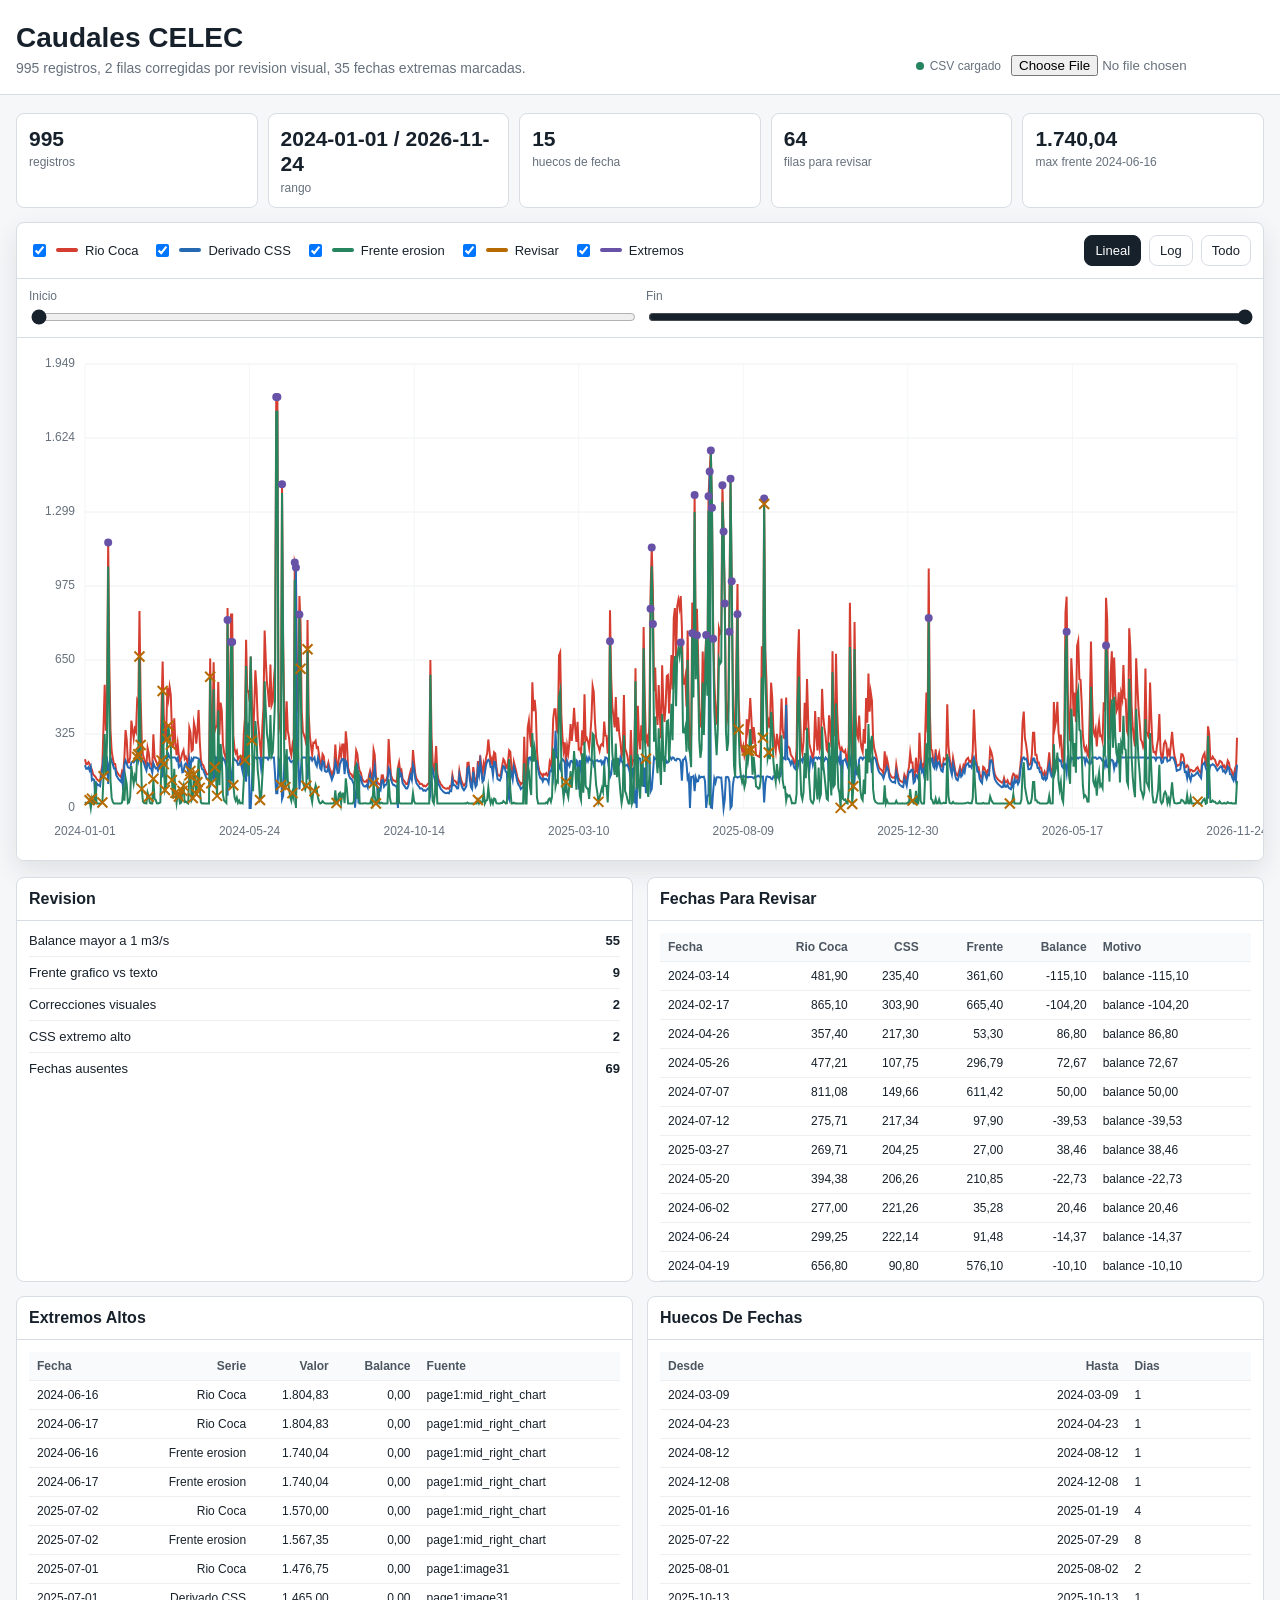
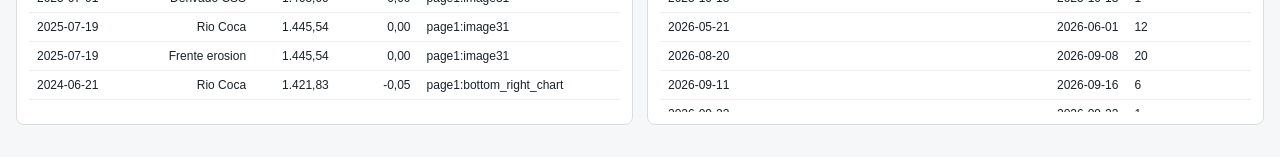
<file: CCS/outputs/celec_daily_flows_viewer.html>
<!doctype html>
<html lang="es">
<head>
  <meta charset="utf-8">
  <meta name="viewport" content="width=device-width, initial-scale=1">
  <title>Caudales CELEC</title>
  <style>
    :root {
      --bg: #f6f7f9;
      --panel: #ffffff;
      --ink: #17212b;
      --muted: #66717d;
      --line: #d8dde3;
      --red: #d43d2f;
      --blue: #2569b3;
      --green: #26845f;
      --amber: #b66a00;
      --violet: #6752a8;
      --shadow: 0 10px 26px rgba(24, 33, 43, 0.10);
    }

    * {
      box-sizing: border-box;
    }

    body {
      margin: 0;
      font-family: Arial, Helvetica, sans-serif;
      color: var(--ink);
      background: var(--bg);
    }

    header {
      background: #ffffff;
      border-bottom: 1px solid var(--line);
    }

    .wrap {
      width: min(1440px, calc(100vw - 32px));
      margin: 0 auto;
    }

    .topbar {
      display: flex;
      align-items: flex-end;
      justify-content: space-between;
      gap: 24px;
      padding: 22px 0 18px;
    }

    h1 {
      margin: 0;
      font-size: 28px;
      line-height: 1.15;
      letter-spacing: 0;
    }

    .subtitle {
      margin: 6px 0 0;
      color: var(--muted);
      font-size: 14px;
    }

    .filebar {
      display: flex;
      align-items: center;
      gap: 10px;
      flex-wrap: wrap;
      justify-content: flex-end;
      font-size: 13px;
      color: var(--muted);
    }

    input[type="file"] {
      max-width: 260px;
    }

    main {
      padding: 18px 0 32px;
    }

    .metrics {
      display: grid;
      grid-template-columns: repeat(5, minmax(130px, 1fr));
      gap: 10px;
      margin-bottom: 14px;
    }

    .metric {
      background: var(--panel);
      border: 1px solid var(--line);
      border-radius: 8px;
      padding: 12px;
      min-height: 76px;
    }

    .metric b {
      display: block;
      font-size: 21px;
      line-height: 1.2;
    }

    .metric span {
      display: block;
      color: var(--muted);
      font-size: 12px;
      margin-top: 4px;
    }

    .chartShell {
      background: var(--panel);
      border: 1px solid var(--line);
      border-radius: 8px;
      box-shadow: var(--shadow);
      overflow: hidden;
    }

    .toolbar {
      display: grid;
      grid-template-columns: 1fr auto;
      gap: 16px;
      align-items: center;
      padding: 12px;
      border-bottom: 1px solid var(--line);
    }

    .toggles {
      display: flex;
      align-items: center;
      gap: 14px;
      flex-wrap: wrap;
    }

    label.check {
      display: inline-flex;
      align-items: center;
      gap: 7px;
      font-size: 13px;
      color: var(--ink);
      white-space: nowrap;
    }

    .swatch {
      width: 22px;
      height: 4px;
      border-radius: 2px;
      display: inline-block;
    }

    .swatch.red { background: var(--red); }
    .swatch.blue { background: var(--blue); }
    .swatch.green { background: var(--green); }
    .swatch.amber { background: var(--amber); }
    .swatch.violet { background: var(--violet); }

    .buttons {
      display: flex;
      align-items: center;
      gap: 8px;
      flex-wrap: wrap;
      justify-content: flex-end;
    }

    button {
      border: 1px solid var(--line);
      background: #fff;
      color: var(--ink);
      border-radius: 8px;
      padding: 7px 10px;
      font-size: 13px;
      cursor: pointer;
    }

    button.active {
      background: #17212b;
      color: #fff;
      border-color: #17212b;
    }

    .rangebar {
      display: grid;
      grid-template-columns: 1fr 1fr;
      gap: 12px;
      padding: 10px 12px;
      border-bottom: 1px solid var(--line);
      align-items: center;
    }

    .rangebar label {
      display: grid;
      gap: 4px;
      font-size: 12px;
      color: var(--muted);
    }

    input[type="range"] {
      width: 100%;
      accent-color: #17212b;
    }

    .canvasBox {
      position: relative;
      height: min(58vh, 620px);
      min-height: 420px;
    }

    canvas {
      display: block;
      width: 100%;
      height: 100%;
      background: #fff;
    }

    .tooltip {
      position: absolute;
      pointer-events: none;
      min-width: 210px;
      padding: 9px 10px;
      background: rgba(23, 33, 43, 0.94);
      color: #fff;
      border-radius: 8px;
      font-size: 12px;
      line-height: 1.45;
      transform: translate(-50%, calc(-100% - 14px));
      display: none;
      z-index: 3;
    }

    .tooltip b {
      display: block;
      font-size: 13px;
      margin-bottom: 3px;
    }

    .notes {
      display: grid;
      grid-template-columns: 1fr 1fr;
      gap: 14px;
      margin-top: 16px;
    }

    section.panel {
      background: var(--panel);
      border: 1px solid var(--line);
      border-radius: 8px;
      overflow: hidden;
    }

    .panel h2 {
      margin: 0;
      padding: 12px;
      font-size: 16px;
      border-bottom: 1px solid var(--line);
    }

    .panelBody {
      padding: 12px;
    }

    .summaryList {
      display: grid;
      gap: 8px;
      font-size: 13px;
      color: var(--ink);
    }

    .summaryList div {
      display: flex;
      justify-content: space-between;
      gap: 16px;
      padding-bottom: 8px;
      border-bottom: 1px solid #edf0f3;
    }

    .summaryList div:last-child {
      border-bottom: 0;
      padding-bottom: 0;
    }

    .tableWrap {
      overflow: auto;
      max-height: 360px;
    }

    table {
      width: 100%;
      border-collapse: collapse;
      font-size: 12px;
    }

    th, td {
      text-align: right;
      padding: 7px 8px;
      border-bottom: 1px solid #edf0f3;
      white-space: nowrap;
    }

    th:first-child, td:first-child,
    th:last-child, td:last-child {
      text-align: left;
    }

    th {
      position: sticky;
      top: 0;
      background: #f9fafb;
      color: #4c5661;
      font-weight: 700;
      z-index: 1;
    }

    .empty {
      color: var(--muted);
      font-size: 13px;
      padding: 8px 0;
    }

    .status {
      display: inline-flex;
      align-items: center;
      gap: 6px;
      font-size: 12px;
      color: var(--muted);
    }

    .dot {
      width: 8px;
      height: 8px;
      border-radius: 50%;
      background: var(--muted);
      display: inline-block;
    }

    .dot.good { background: var(--green); }
    .dot.warn { background: var(--amber); }

    @media (max-width: 980px) {
      .topbar,
      .toolbar,
      .rangebar,
      .notes {
        grid-template-columns: 1fr;
      }

      .topbar {
        display: grid;
        align-items: start;
      }

      .filebar,
      .buttons {
        justify-content: flex-start;
      }

      .metrics {
        grid-template-columns: repeat(2, minmax(0, 1fr));
      }

      .canvasBox {
        min-height: 360px;
        height: 56vh;
      }
    }

    @media (max-width: 560px) {
      .wrap {
        width: min(100vw - 18px, 1440px);
      }

      h1 {
        font-size: 23px;
      }

      .metrics {
        grid-template-columns: 1fr;
      }

      .toggles {
        align-items: flex-start;
        flex-direction: column;
        gap: 9px;
      }
    }
  </style>
</head>
<body>
  <header>
    <div class="wrap topbar">
      <div>
        <h1>Caudales CELEC</h1>
        <p class="subtitle" id="subtitle">Cargando datos...</p>
      </div>
      <div class="filebar">
        <span class="status"><span class="dot" id="loadDot"></span><span id="loadStatus">Leyendo CSV</span></span>
        <input type="file" id="fileInput" accept=".csv,text/csv">
      </div>
    </div>
  </header>

  <main class="wrap">
    <div class="metrics" id="metrics"></div>

    <div class="chartShell">
      <div class="toolbar">
        <div class="toggles">
          <label class="check"><input type="checkbox" data-series="coca" checked><span class="swatch red"></span>Rio Coca</label>
          <label class="check"><input type="checkbox" data-series="css" checked><span class="swatch blue"></span>Derivado CSS</label>
          <label class="check"><input type="checkbox" data-series="frente" checked><span class="swatch green"></span>Frente erosion</label>
          <label class="check"><input type="checkbox" id="showIssues" checked><span class="swatch amber"></span>Revisar</label>
          <label class="check"><input type="checkbox" id="showExtremes" checked><span class="swatch violet"></span>Extremos</label>
        </div>
        <div class="buttons">
          <button id="linearBtn" class="active" title="Escala lineal">Lineal</button>
          <button id="logBtn" title="Escala logaritmica">Log</button>
          <button id="resetBtn" title="Ver todo el rango">Todo</button>
        </div>
      </div>

      <div class="rangebar">
        <label>Inicio <input id="startRange" type="range" min="0" max="100" value="0"></label>
        <label>Fin <input id="endRange" type="range" min="0" max="100" value="100"></label>
      </div>

      <div class="canvasBox">
        <canvas id="chart"></canvas>
        <div class="tooltip" id="tooltip"></div>
      </div>
    </div>

    <div class="notes">
      <section class="panel">
        <h2>Revision</h2>
        <div class="panelBody">
          <div class="summaryList" id="reviewSummary"></div>
        </div>
      </section>

      <section class="panel">
        <h2>Fechas Para Revisar</h2>
        <div class="panelBody tableWrap">
          <table>
            <thead>
              <tr>
                <th>Fecha</th>
                <th>Rio Coca</th>
                <th>CSS</th>
                <th>Frente</th>
                <th>Balance</th>
                <th>Motivo</th>
              </tr>
            </thead>
            <tbody id="issueRows"></tbody>
          </table>
        </div>
      </section>

      <section class="panel">
        <h2>Extremos Altos</h2>
        <div class="panelBody tableWrap">
          <table>
            <thead>
              <tr>
                <th>Fecha</th>
                <th>Serie</th>
                <th>Valor</th>
                <th>Balance</th>
                <th>Fuente</th>
              </tr>
            </thead>
            <tbody id="extremeRows"></tbody>
          </table>
        </div>
      </section>

      <section class="panel">
        <h2>Huecos De Fechas</h2>
        <div class="panelBody" id="gapRows"></div>
      </section>
    </div>
  </main>

  <script>
    const csvPath = './celec_daily_flows.csv';
    const series = {
      coca: { label: 'Rio Coca', key: 'caudal_rio_coca_m3s', color: '#d43d2f' },
      css: { label: 'Derivado CSS', key: 'caudal_derivado_css_m3s', color: '#2569b3' },
      frente: { label: 'Frente erosion', key: 'caudal_frente_erosion_m3s', color: '#26845f' }
    };

    const state = {
      rows: [],
      start: 0,
      end: 0,
      scale: 'linear',
      visible: { coca: true, css: true, frente: true },
      showIssues: true,
      showExtremes: true,
      hover: null,
      stats: null
    };

    const canvas = document.getElementById('chart');
    const ctx = canvas.getContext('2d');
    const tooltip = document.getElementById('tooltip');

    function parseCSV(text) {
      const rows = [];
      let row = [];
      let value = '';
      let quoted = false;

      for (let i = 0; i < text.length; i++) {
        const ch = text[i];
        const next = text[i + 1];

        if (quoted) {
          if (ch === '"' && next === '"') {
            value += '"';
            i++;
          } else if (ch === '"') {
            quoted = false;
          } else {
            value += ch;
          }
        } else if (ch === '"') {
          quoted = true;
        } else if (ch === ',') {
          row.push(value);
          value = '';
        } else if (ch === '\n') {
          row.push(value);
          rows.push(row);
          row = [];
          value = '';
        } else if (ch !== '\r') {
          value += ch;
        }
      }

      if (value.length || row.length) {
        row.push(value);
        rows.push(row);
      }

      const headers = rows.shift().map(h => h.replace(/^\uFEFF/, ''));
      return rows.filter(r => r.length > 1).map(r => {
        const obj = {};
        headers.forEach((h, i) => obj[h] = r[i] || '');
        return obj;
      });
    }

    function toNumber(value) {
      if (!value) return null;
      const normalized = value.replace(/\./g, '').replace(',', '.');
      const n = Number(normalized);
      return Number.isFinite(n) ? n : null;
    }

    function fmt(n, digits = 2) {
      if (n === null || n === undefined || Number.isNaN(n)) return '';
      return n.toLocaleString('es-EC', { minimumFractionDigits: digits, maximumFractionDigits: digits });
    }

    function shortDate(date) {
      return date.toISOString().slice(0, 10);
    }

    function quantile(sorted, q) {
      if (!sorted.length) return 0;
      const pos = (sorted.length - 1) * q;
      const base = Math.floor(pos);
      const rest = pos - base;
      if (sorted[base + 1] !== undefined) {
        return sorted[base] + rest * (sorted[base + 1] - sorted[base]);
      }
      return sorted[base];
    }

    function median(values) {
      return quantile([...values].sort((a, b) => a - b), 0.5);
    }

    function prepare(rawRows) {
      const rows = rawRows.map((r, index) => {
        const date = new Date(`${r.fecha}T00:00:00`);
        const coca = toNumber(r.caudal_rio_coca_m3s);
        const css = toNumber(r.caudal_derivado_css_m3s);
        const frente = toNumber(r.caudal_frente_erosion_m3s);
        const textFront = toNumber(r.frente_erosion_texto_m3s);
        const balance = coca === null || css === null || frente === null ? null : coca - css - frente;
        return { ...r, index, date, coca, css, frente, textFront, balance, issues: [], extremes: [] };
      }).sort((a, b) => a.date - b.date);

      const thresholds = {};
      Object.keys(series).forEach(id => {
        const values = rows.map(r => r[id]).filter(v => v !== null).sort((a, b) => a - b);
        const q1 = quantile(values, 0.25);
        const q3 = quantile(values, 0.75);
        const med = quantile(values, 0.5);
        const mad = median(values.map(v => Math.abs(v - med))) || 1;
        thresholds[id] = Math.max(q3 + 3 * (q3 - q1), med + 6 * 1.4826 * mad);
      });

      rows.forEach(r => {
        if (r.balance !== null && Math.abs(r.balance) > 1) r.issues.push(`balance ${fmt(r.balance)}`);
        if (r.textFront !== null && r.frente !== null && Math.abs(r.frente - r.textFront) > 1) {
          r.issues.push(`texto frente ${fmt(r.textFront)}`);
        }
        if ((r.source || '').includes('manual_visual_review')) r.issues.push('revision manual');
        Object.keys(series).forEach(id => {
          if (r[id] !== null && r[id] > thresholds[id]) r.extremes.push(id);
        });
      });

      const gaps = [];
      for (let i = 1; i < rows.length; i++) {
        const prev = rows[i - 1].date;
        const cur = rows[i].date;
        const diff = Math.round((cur - prev) / 86400000);
        if (diff > 1) {
          gaps.push({ from: new Date(prev.getTime() + 86400000), to: new Date(cur.getTime() - 86400000), days: diff - 1 });
        }
      }

      return { rows, thresholds, gaps };
    }

    function init(data) {
      state.rows = data.rows;
      state.stats = data;
      state.start = 0;
      state.end = Math.max(0, data.rows.length - 1);
      document.getElementById('startRange').max = state.end;
      document.getElementById('endRange').max = state.end;
      document.getElementById('startRange').value = state.start;
      document.getElementById('endRange').value = state.end;
      document.getElementById('loadDot').className = 'dot good';
      document.getElementById('loadStatus').textContent = 'CSV cargado';
      renderAll();
    }

    function renderAll() {
      renderMetrics();
      renderSummary();
      renderTables();
      draw();
    }

    function visibleRows() {
      return state.rows.slice(state.start, state.end + 1);
    }

    function renderMetrics() {
      const rows = state.rows;
      const first = rows[0];
      const last = rows[rows.length - 1];
      const issueCount = rows.filter(r => r.issues.some(x => !x.includes('revision manual'))).length;
      const manualCount = rows.filter(r => (r.source || '').includes('manual_visual_review')).length;
      const extremeCount = rows.filter(r => r.extremes.length).length;
      const maxFront = rows.reduce((a, r) => r.frente > a.frente ? r : a, rows[0]);
      const items = [
        [rows.length, 'registros'],
        [`${shortDate(first.date)} / ${shortDate(last.date)}`, 'rango'],
        [state.stats.gaps.length, 'huecos de fecha'],
        [issueCount, 'filas para revisar'],
        [fmt(maxFront.frente), `max frente ${shortDate(maxFront.date)}`]
      ];
      document.getElementById('subtitle').textContent = `${rows.length} registros, ${manualCount} filas corregidas por revision visual, ${extremeCount} fechas extremas marcadas.`;
      document.getElementById('metrics').innerHTML = items.map(([value, label]) => `<div class="metric"><b>${value}</b><span>${label}</span></div>`).join('');
    }

    function renderSummary() {
      const rows = state.rows;
      const badBalance = rows.filter(r => r.balance !== null && Math.abs(r.balance) > 1);
      const textMismatch = rows.filter(r => r.textFront !== null && r.frente !== null && Math.abs(r.frente - r.textFront) > 1);
      const manual = rows.filter(r => (r.source || '').includes('manual_visual_review'));
      const highCss = rows.filter(r => r.css !== null && r.css > state.stats.thresholds.css);
      const summary = [
        ['Balance mayor a 1 m3/s', badBalance.length],
        ['Frente grafico vs texto', textMismatch.length],
        ['Correcciones visuales', manual.length],
        ['CSS extremo alto', highCss.length],
        ['Fechas ausentes', state.stats.gaps.reduce((sum, g) => sum + g.days, 0)]
      ];
      document.getElementById('reviewSummary').innerHTML = summary.map(([label, value]) => `<div><span>${label}</span><b>${value}</b></div>`).join('');
    }

    function renderTables() {
      const issues = state.rows
        .filter(r => r.issues.length)
        .sort((a, b) => {
          const av = Math.abs(a.balance || 0);
          const bv = Math.abs(b.balance || 0);
          return bv - av;
        })
        .slice(0, 80);
      document.getElementById('issueRows').innerHTML = issues.length ? issues.map(r => `
        <tr>
          <td>${shortDate(r.date)}</td>
          <td>${fmt(r.coca)}</td>
          <td>${fmt(r.css)}</td>
          <td>${fmt(r.frente)}</td>
          <td>${fmt(r.balance)}</td>
          <td>${r.issues.join('; ')}</td>
        </tr>
      `).join('') : '<tr><td colspan="6" class="empty">Sin filas marcadas.</td></tr>';

      const extremes = [];
      state.rows.forEach(r => {
        r.extremes.forEach(id => extremes.push({ row: r, id, value: r[id] }));
      });
      extremes.sort((a, b) => b.value - a.value);
      document.getElementById('extremeRows').innerHTML = extremes.slice(0, 80).map(item => `
        <tr>
          <td>${shortDate(item.row.date)}</td>
          <td>${series[item.id].label}</td>
          <td>${fmt(item.value)}</td>
          <td>${fmt(item.row.balance)}</td>
          <td>${item.row.source || ''}</td>
        </tr>
      `).join('');

      const gaps = state.stats.gaps;
      document.getElementById('gapRows').innerHTML = gaps.length ? `
        <div class="tableWrap">
          <table>
            <thead><tr><th>Desde</th><th>Hasta</th><th>Dias</th></tr></thead>
            <tbody>${gaps.map(g => `<tr><td>${shortDate(g.from)}</td><td>${shortDate(g.to)}</td><td>${g.days}</td></tr>`).join('')}</tbody>
          </table>
        </div>
      ` : '<div class="empty">No hay huecos de fechas.</div>';
    }

    function resizeCanvas() {
      const rect = canvas.getBoundingClientRect();
      const ratio = window.devicePixelRatio || 1;
      const width = Math.max(320, Math.round(rect.width * ratio));
      const height = Math.max(280, Math.round(rect.height * ratio));
      if (canvas.width !== width || canvas.height !== height) {
        canvas.width = width;
        canvas.height = height;
      }
      ctx.setTransform(ratio, 0, 0, ratio, 0, 0);
      return { width: rect.width, height: rect.height };
    }

    function valueTransform(v) {
      if (state.scale === 'log') return Math.log10(Math.max(1, v));
      return v;
    }

    function inverseTransform(v) {
      if (state.scale === 'log') return Math.pow(10, v);
      return v;
    }

    function draw() {
      if (!state.rows.length) return;
      const { width, height } = resizeCanvas();
      ctx.clearRect(0, 0, width, height);

      const pad = { left: 68, right: 26, top: 26, bottom: 52 };
      const plotW = width - pad.left - pad.right;
      const plotH = height - pad.top - pad.bottom;
      const rows = visibleRows();
      const activeSeries = Object.keys(series).filter(id => state.visible[id]);
      const values = rows.flatMap(r => activeSeries.map(id => r[id]).filter(v => v !== null));
      let minY = state.scale === 'log' ? 1 : 0;
      let maxY = Math.max(...values, 1);
      if (state.scale === 'linear') maxY *= 1.08;
      const tMin = valueTransform(minY);
      const tMax = valueTransform(maxY);

      function xFor(i) {
        if (rows.length <= 1) return pad.left;
        return pad.left + (i / (rows.length - 1)) * plotW;
      }

      function yFor(v) {
        const tv = valueTransform(v);
        return pad.top + (1 - (tv - tMin) / (tMax - tMin || 1)) * plotH;
      }

      ctx.fillStyle = '#fff';
      ctx.fillRect(0, 0, width, height);

      ctx.strokeStyle = '#edf0f3';
      ctx.lineWidth = 1;
      ctx.fillStyle = '#66717d';
      ctx.font = '12px Arial';
      ctx.textAlign = 'right';
      ctx.textBaseline = 'middle';
      for (let i = 0; i <= 6; i++) {
        const y = pad.top + (i / 6) * plotH;
        const tv = tMax - (i / 6) * (tMax - tMin);
        const label = fmt(inverseTransform(tv), state.scale === 'log' ? 0 : 0);
        ctx.beginPath();
        ctx.moveTo(pad.left, y);
        ctx.lineTo(width - pad.right, y);
        ctx.stroke();
        ctx.fillText(label, pad.left - 10, y);
      }

      ctx.textAlign = 'center';
      ctx.textBaseline = 'top';
      const xTicks = Math.min(8, rows.length);
      for (let i = 0; i < xTicks; i++) {
        const idx = Math.round((i / Math.max(1, xTicks - 1)) * (rows.length - 1));
        const x = xFor(idx);
        ctx.fillText(shortDate(rows[idx].date), x, height - pad.bottom + 18);
        ctx.strokeStyle = '#f3f5f7';
        ctx.beginPath();
        ctx.moveTo(x, pad.top);
        ctx.lineTo(x, height - pad.bottom);
        ctx.stroke();
      }

      activeSeries.forEach(id => {
        ctx.strokeStyle = series[id].color;
        ctx.lineWidth = 2;
        ctx.beginPath();
        rows.forEach((r, i) => {
          const v = r[id];
          if (v === null) return;
          const x = xFor(i);
          const y = yFor(v);
          if (i === 0) ctx.moveTo(x, y);
          else ctx.lineTo(x, y);
        });
        ctx.stroke();
      });

      rows.forEach((r, i) => {
        const x = xFor(i);
        if (state.showExtremes && r.extremes.length) {
          const id = r.extremes[0];
          const y = yFor(r[id]);
          ctx.fillStyle = '#6752a8';
          ctx.beginPath();
          ctx.arc(x, y, 4, 0, Math.PI * 2);
          ctx.fill();
        }
        if (state.showIssues && r.issues.length) {
          const v = r.frente ?? r.coca ?? r.css;
          const y = yFor(v);
          ctx.strokeStyle = '#b66a00';
          ctx.lineWidth = 2;
          ctx.beginPath();
          ctx.moveTo(x - 5, y - 5);
          ctx.lineTo(x + 5, y + 5);
          ctx.moveTo(x + 5, y - 5);
          ctx.lineTo(x - 5, y + 5);
          ctx.stroke();
        }
      });

      if (state.hover) {
        const i = state.hover.index;
        const r = rows[i];
        const x = xFor(i);
        ctx.strokeStyle = 'rgba(23, 33, 43, 0.35)';
        ctx.lineWidth = 1;
        ctx.beginPath();
        ctx.moveTo(x, pad.top);
        ctx.lineTo(x, height - pad.bottom);
        ctx.stroke();
        showTooltip(r, x, state.hover.y, width, height);
      } else {
        tooltip.style.display = 'none';
      }
    }

    function showTooltip(r, x, y, width, height) {
      const issues = r.issues.length ? `<br><span>Revisar: ${r.issues.join('; ')}</span>` : '';
      const extremes = r.extremes.length ? `<br><span>Extremo: ${r.extremes.map(id => series[id].label).join(', ')}</span>` : '';
      tooltip.innerHTML = `
        <b>${shortDate(r.date)}</b>
        <span>Rio Coca: ${fmt(r.coca)} m3/s</span><br>
        <span>Derivado CSS: ${fmt(r.css)} m3/s</span><br>
        <span>Frente erosion: ${fmt(r.frente)} m3/s</span><br>
        <span>Balance: ${fmt(r.balance)} m3/s</span>
        ${issues}${extremes}
      `;
      tooltip.style.display = 'block';
      const rect = canvas.getBoundingClientRect();
      const tx = Math.min(Math.max(x, 120), width - 120);
      const ty = Math.min(Math.max(y, 80), height - 18);
      tooltip.style.left = `${tx}px`;
      tooltip.style.top = `${ty}px`;
    }

    function pointerIndex(event) {
      const rect = canvas.getBoundingClientRect();
      const x = event.clientX - rect.left;
      const y = event.clientY - rect.top;
      const padLeft = 68;
      const padRight = 26;
      const plotW = rect.width - padLeft - padRight;
      const rows = visibleRows();
      const idx = Math.round(((x - padLeft) / plotW) * (rows.length - 1));
      return { index: Math.max(0, Math.min(rows.length - 1, idx)), y };
    }

    async function loadDefault() {
      try {
        const response = await fetch(csvPath, { cache: 'no-store' });
        if (!response.ok) throw new Error(`HTTP ${response.status}`);
        const text = await response.text();
        init(prepare(parseCSV(text)));
      } catch (err) {
        document.getElementById('loadDot').className = 'dot warn';
        document.getElementById('loadStatus').textContent = 'Selecciona el CSV';
        document.getElementById('subtitle').textContent = 'Abre esta pagina desde un servidor local o carga el CSV manualmente.';
      }
    }

    document.getElementById('fileInput').addEventListener('change', async event => {
      const file = event.target.files[0];
      if (!file) return;
      const text = await file.text();
      init(prepare(parseCSV(text)));
    });

    document.querySelectorAll('[data-series]').forEach(input => {
      input.addEventListener('change', event => {
        state.visible[event.target.dataset.series] = event.target.checked;
        draw();
      });
    });

    document.getElementById('showIssues').addEventListener('change', event => {
      state.showIssues = event.target.checked;
      draw();
    });

    document.getElementById('showExtremes').addEventListener('change', event => {
      state.showExtremes = event.target.checked;
      draw();
    });

    document.getElementById('linearBtn').addEventListener('click', () => {
      state.scale = 'linear';
      document.getElementById('linearBtn').classList.add('active');
      document.getElementById('logBtn').classList.remove('active');
      draw();
    });

    document.getElementById('logBtn').addEventListener('click', () => {
      state.scale = 'log';
      document.getElementById('logBtn').classList.add('active');
      document.getElementById('linearBtn').classList.remove('active');
      draw();
    });

    document.getElementById('resetBtn').addEventListener('click', () => {
      state.start = 0;
      state.end = state.rows.length - 1;
      document.getElementById('startRange').value = state.start;
      document.getElementById('endRange').value = state.end;
      draw();
    });

    document.getElementById('startRange').addEventListener('input', event => {
      state.start = Math.min(Number(event.target.value), state.end - 1);
      event.target.value = state.start;
      draw();
    });

    document.getElementById('endRange').addEventListener('input', event => {
      state.end = Math.max(Number(event.target.value), state.start + 1);
      event.target.value = state.end;
      draw();
    });

    canvas.addEventListener('mousemove', event => {
      if (!state.rows.length) return;
      state.hover = pointerIndex(event);
      draw();
    });

    canvas.addEventListener('mouseleave', () => {
      state.hover = null;
      draw();
    });

    window.addEventListener('resize', draw);
    loadDefault();
  </script>
</body>
</html>
</file>
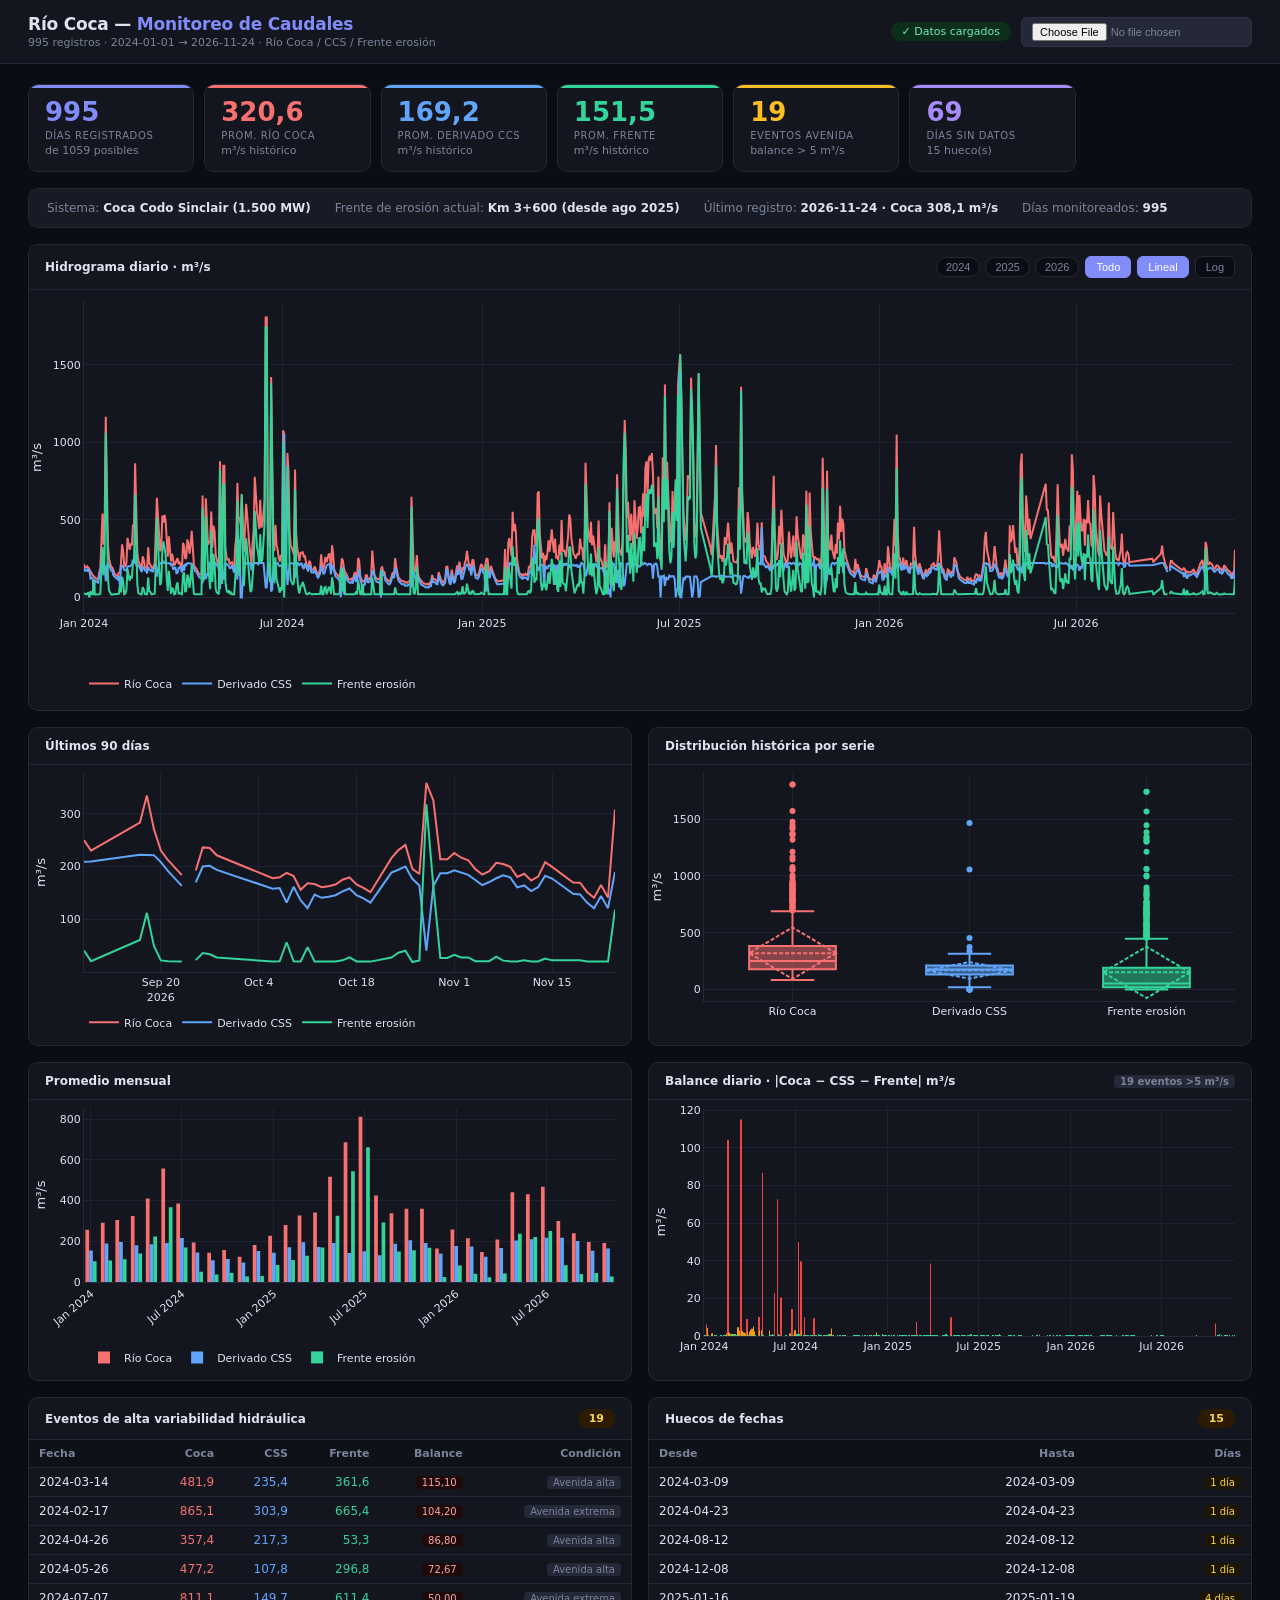
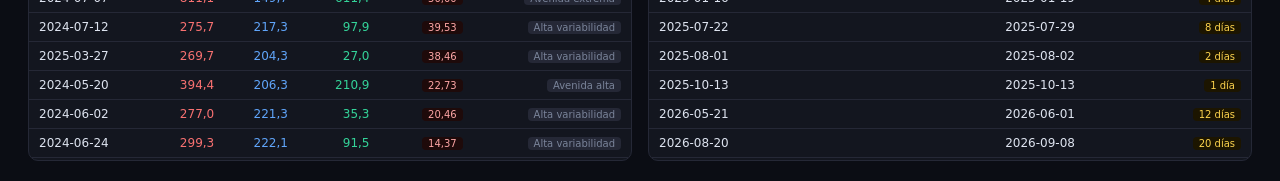
<file: CCS/outputs/dashboard.html>
<!doctype html>
<html lang="es">
<head>
  <meta charset="utf-8">
  <meta name="viewport" content="width=device-width, initial-scale=1">
  <title>CELEC — Monitoreo Río Coca</title>
  <script src="https://cdn.plot.ly/plotly-2.32.0.min.js"></script>
  <style>
    :root {
      --bg:      #0b0d14;
      --panel:   #13161f;
      --panel2:  #181b26;
      --border:  #252836;
      --text:    #dde3ef;
      --muted:   #7a849a;
      --coca:    #f87171;
      --css:     #60a5fa;
      --frente:  #34d399;
      --balance: #fbbf24;
      --accent:  #818cf8;
      --danger:  #f87171;
    }
    * { box-sizing: border-box; margin: 0; padding: 0; }
    body {
      font-family: 'Segoe UI', system-ui, -apple-system, sans-serif;
      background: var(--bg);
      color: var(--text);
      min-height: 100vh;
    }

    /* ── Header ── */
    header {
      background: var(--panel);
      border-bottom: 1px solid var(--border);
      padding: 14px 28px;
      display: flex;
      align-items: center;
      justify-content: space-between;
      flex-wrap: wrap;
      gap: 10px;
    }
    .logo { display: flex; flex-direction: column; gap: 2px; }
    .logo h1 { font-size: 17px; font-weight: 700; letter-spacing: -0.2px; }
    .logo h1 em { color: var(--accent); font-style: normal; }
    .logo p { font-size: 11px; color: var(--muted); }
    .header-right { display: flex; align-items: center; gap: 10px; flex-wrap: wrap; }
    .chip {
      font-size: 11px; border-radius: 20px; padding: 3px 11px;
      background: var(--border); color: var(--muted);
    }
    .chip.ok  { background: #0d2e1a; color: #6ee7b7; }
    .chip.warn{ background: #2d1b00; color: #fcd34d; }
    #fileInput {
      font-size: 11px; color: var(--muted); background: var(--border);
      border: 1px solid #2e3245; border-radius: 6px; padding: 5px 10px; cursor: pointer;
    }

    /* ── Layout ── */
    main { padding: 20px 28px; display: flex; flex-direction: column; gap: 16px; }

    /* ── KPIs ── */
    .kpis { display: grid; grid-template-columns: repeat(auto-fill, minmax(148px, 1fr)); gap: 10px; }
    .kpi {
      background: var(--panel);
      border: 1px solid var(--border);
      border-radius: 10px;
      padding: 14px 16px;
      position: relative;
      overflow: hidden;
    }
    .kpi::before {
      content: '';
      position: absolute; top: 0; left: 0; right: 0; height: 3px;
      background: var(--accent-color, var(--accent));
      border-radius: 10px 10px 0 0;
    }
    .kpi .val  { font-size: 26px; font-weight: 700; line-height: 1; color: var(--accent-color, var(--text)); }
    .kpi .lbl  { font-size: 10px; color: var(--muted); margin-top: 5px; text-transform: uppercase; letter-spacing: 0.6px; }
    .kpi .sub  { font-size: 11px; color: var(--muted); margin-top: 3px; }

    /* ── Cards ── */
    .card {
      background: var(--panel);
      border: 1px solid var(--border);
      border-radius: 10px;
      overflow: hidden;
    }
    .card-header {
      display: flex; align-items: center; justify-content: space-between;
      padding: 11px 16px; border-bottom: 1px solid var(--border);
      font-size: 12px; font-weight: 600; color: var(--text);
      flex-wrap: wrap; gap: 8px;
    }
    .card-header .right { display: flex; gap: 6px; flex-wrap: wrap; align-items: center; }

    /* ── Buttons ── */
    .btn {
      font-size: 11px; padding: 4px 10px; border-radius: 6px;
      border: 1px solid var(--border); background: var(--bg); color: var(--muted);
      cursor: pointer; transition: all 0.12s;
    }
    .btn:hover { border-color: var(--accent); color: var(--text); }
    .btn.active { background: var(--accent); border-color: var(--accent); color: #fff; }

    /* ── Year pills ── */
    .years { display: flex; gap: 5px; flex-wrap: wrap; }
    .ypill {
      font-size: 11px; padding: 3px 9px; border-radius: 20px;
      border: 1px solid var(--border); background: var(--bg); color: var(--muted); cursor: pointer;
    }
    .ypill.active { background: var(--accent); border-color: var(--accent); color: #fff; }

    /* ── Plot boxes ── */
    .plot-lg { height: 420px; }
    .plot-md { height: 280px; }
    .plot-sm { height: 200px; }

    /* ── Grids ── */
    .grid2 { display: grid; grid-template-columns: 1fr 1fr; gap: 16px; }
    .grid3 { display: grid; grid-template-columns: 1fr 1fr 1fr; gap: 16px; }
    @media (max-width: 1000px) { .grid2, .grid3 { grid-template-columns: 1fr; } }
    @media (max-width: 700px)  { .grid2 { grid-template-columns: 1fr; } }

    /* ── Section label ── */
    .section-label {
      font-size: 10px; text-transform: uppercase; letter-spacing: 0.8px;
      color: var(--muted); padding: 4px 0;
    }

    /* ── Tables ── */
    .tbl-wrap { overflow: auto; max-height: 320px; }
    table { width: 100%; border-collapse: collapse; font-size: 12px; }
    th, td { padding: 7px 10px; text-align: right; white-space: nowrap; border-bottom: 1px solid var(--border); }
    th:first-child, td:first-child { text-align: left; }
    th { position: sticky; top: 0; background: #0e1118; color: var(--muted); font-weight: 600; z-index: 1; font-size: 11px; }
    tr:hover td { background: rgba(129,140,248,0.05); }
    .tag {
      display: inline-block; font-size: 10px; border-radius: 4px;
      padding: 1px 6px; background: var(--border); color: var(--muted);
    }
    .tag.hi  { background: #1e0a0a; color: #fca5a5; }
    .tag.ok  { background: #0a1f0f; color: #6ee7b7; }
    .tag.gap { background: #1c1500; color: #fcd34d; }

    /* ── Info strip ── */
    .info-strip {
      background: var(--panel2); border: 1px solid var(--border);
      border-radius: 10px; padding: 12px 18px;
      display: flex; gap: 24px; flex-wrap: wrap;
      font-size: 12px; color: var(--muted);
    }
    .info-strip strong { color: var(--text); }

    .empty { color: var(--muted); font-size: 12px; padding: 18px 14px; }
  </style>
</head>
<body>

<header>
  <div class="logo">
    <h1>Río Coca — <em>Monitoreo de Caudales</em></h1>
    <p id="subtitle">Cargando datos...</p>
  </div>
  <div class="header-right">
    <span class="chip" id="statusChip">⏳ Leyendo</span>
    <input type="file" id="fileInput" accept=".csv" title="Cargar CSV manualmente">
  </div>
</header>

<main>

  <!-- KPIs -->
  <div class="kpis" id="kpis"></div>

  <!-- Info strip -->
  <div class="info-strip" id="infoStrip" style="display:none">
    <span>Sistema: <strong>Coca Codo Sinclair (1.500 MW)</strong></span>
    <span>Frente de erosión actual: <strong id="infoFrente">—</strong></span>
    <span>Último registro: <strong id="infoUltimo">—</strong></span>
    <span>Días monitoreados: <strong id="infoDias">—</strong></span>
  </div>

  <!-- Hidrograma principal -->
  <div class="card">
    <div class="card-header">
      <span>Hidrograma diario · m³/s</span>
      <div class="right">
        <div class="years" id="yearPills"></div>
        <button class="btn active" id="btnAll">Todo</button>
        <button class="btn active" id="btnLinear">Lineal</button>
        <button class="btn" id="btnLog">Log</button>
      </div>
    </div>
    <div class="plot-lg" id="mainChart"></div>
  </div>

  <!-- Tendencia reciente + boxplot distribución -->
  <div class="grid2">
    <div class="card">
      <div class="card-header">Últimos 90 días</div>
      <div class="plot-md" id="recentChart"></div>
    </div>
    <div class="card">
      <div class="card-header">Distribución histórica por serie</div>
      <div class="plot-md" id="boxChart"></div>
    </div>
  </div>

  <!-- Promedios mensuales + balance -->
  <div class="grid2">
    <div class="card">
      <div class="card-header">Promedio mensual</div>
      <div class="plot-md" id="monthlyChart"></div>
    </div>
    <div class="card">
      <div class="card-header">
        <span>Balance diario · |Coca − CSS − Frente| m³/s</span>
        <span class="tag" id="balTag"></span>
      </div>
      <div class="plot-md" id="balanceChart"></div>
    </div>
  </div>

  <!-- Tabla alta variabilidad + huecos -->
  <div class="grid2">
    <div class="card">
      <div class="card-header">
        <span>Eventos de alta variabilidad hidráulica</span>
        <span class="chip warn" id="highCount">0</span>
      </div>
      <div class="tbl-wrap">
        <table>
          <thead>
            <tr>
              <th>Fecha</th>
              <th>Coca</th>
              <th>CSS</th>
              <th>Frente</th>
              <th>Balance</th>
              <th>Condición</th>
            </tr>
          </thead>
          <tbody id="highRows"></tbody>
        </table>
      </div>
    </div>
    <div class="card">
      <div class="card-header">
        <span>Huecos de fechas</span>
        <span class="chip warn" id="gapCount">0</span>
      </div>
      <div class="tbl-wrap">
        <table>
          <thead><tr><th>Desde</th><th>Hasta</th><th>Días</th></tr></thead>
          <tbody id="gapRows"></tbody>
        </table>
      </div>
    </div>
  </div>

</main>

<script>
// ── Constants ──────────────────────────────────────────────────────────────────
const CSV_PATH = './celec_daily_flows.csv';

const C = { coca: '#f87171', css: '#60a5fa', frente: '#34d399', balance: '#fbbf24', accent: '#818cf8' };

const BASE = {
  paper_bgcolor: 'transparent',
  plot_bgcolor:  'transparent',
  font: { family: "'Segoe UI', system-ui, sans-serif", color: '#dde3ef', size: 11 },
  margin: { l: 55, r: 16, t: 12, b: 44 },
  xaxis: { gridcolor: '#1e2130', linecolor: '#252836', zerolinecolor: '#252836' },
  yaxis: { gridcolor: '#1e2130', linecolor: '#252836', zerolinecolor: '#252836' },
  legend: { bgcolor: 'transparent', orientation: 'h', y: -0.18 },
  hovermode: 'x unified',
  hoverlabel: { bgcolor: '#1a1d2e', bordercolor: '#3b3f58', font: { color: '#dde3ef', size: 11 } },
};

const CFG = { responsive: true, displayModeBar: false };

// ── CSV parser ─────────────────────────────────────────────────────────────────
function parseCSV(text) {
  const rows = [];
  let row = [], val = '', q = false;
  for (let i = 0; i < text.length; i++) {
    const ch = text[i], nx = text[i+1];
    if (q) {
      if (ch === '"' && nx === '"') { val += '"'; i++; }
      else if (ch === '"') q = false;
      else val += ch;
    } else if (ch === '"') { q = true; }
    else if (ch === ',')  { row.push(val); val = ''; }
    else if (ch === '\n') { row.push(val); rows.push(row); row = []; val = ''; }
    else if (ch !== '\r') { val += ch; }
  }
  if (val || row.length) { row.push(val); rows.push(row); }
  const headers = rows.shift().map(h => h.replace(/^﻿/, '').trim());
  return rows.filter(r => r.length > 1).map(r => {
    const o = {};
    headers.forEach((h, i) => o[h] = (r[i] || '').trim());
    return o;
  });
}

function toNum(v) {
  if (!v) return null;
  const n = Number(v.replace(/\./g, '').replace(',', '.'));
  return Number.isFinite(n) ? n : null;
}

function fmt(n, d = 1) {
  if (n == null || isNaN(n)) return '—';
  return n.toLocaleString('es-EC', { minimumFractionDigits: d, maximumFractionDigits: d });
}

function sd(d) { return d instanceof Date ? d.toISOString().slice(0,10) : d; }

function avg(arr) {
  const v = arr.filter(x => x != null);
  return v.length ? v.reduce((a,b)=>a+b,0)/v.length : null;
}

function median(arr) {
  const s = [...arr].filter(x=>x!=null).sort((a,b)=>a-b);
  if (!s.length) return null;
  const m = Math.floor(s.length/2);
  return s.length%2 ? s[m] : (s[m-1]+s[m])/2;
}

// ── Prepare ────────────────────────────────────────────────────────────────────
function prepare(raw) {
  const rows = raw.map(r => {
    const date   = new Date(r.fecha + 'T00:00:00');
    const coca   = toNum(r.caudal_rio_coca_m3s);
    const css    = toNum(r.caudal_derivado_css_m3s);
    const frente = toNum(r.caudal_frente_erosion_m3s);
    const balance = (coca!=null&&css!=null&&frente!=null) ? Math.abs(coca-css-frente) : null;
    return { ...r, date, coca, css, frente, balance };
  }).filter(r => !isNaN(r.date) && r.date).sort((a,b)=>a.date-b.date);

  const gaps = [];
  for (let i = 1; i < rows.length; i++) {
    const diff = Math.round((rows[i].date - rows[i-1].date)/86400000);
    if (diff > 1) gaps.push({
      from: new Date(rows[i-1].date.getTime()+86400000),
      to:   new Date(rows[i].date.getTime()-86400000),
      days: diff-1
    });
  }

  const monthly = {};
  rows.forEach(r => {
    const key = `${r.date.getFullYear()}-${String(r.date.getMonth()+1).padStart(2,'0')}`;
    if (!monthly[key]) monthly[key] = { coca:[], css:[], frente:[], balance:[] };
    if (r.coca   !=null) monthly[key].coca.push(r.coca);
    if (r.css    !=null) monthly[key].css.push(r.css);
    if (r.frente !=null) monthly[key].frente.push(r.frente);
    if (r.balance!=null) monthly[key].balance.push(r.balance);
  });
  const monthlyRows = Object.entries(monthly).sort().map(([k,v])=>({
    key: k,
    coca:    avg(v.coca),
    css:     avg(v.css),
    frente:  avg(v.frente),
    balance: avg(v.balance),
  }));

  return { rows, gaps, monthlyRows };
}

// ── State ──────────────────────────────────────────────────────────────────────
let ST = { rows:[], gaps:[], monthlyRows:[], yScale:'linear', yearFilter:null };

function filtered() {
  if (!ST.yearFilter) return ST.rows;
  return ST.rows.filter(r => r.date.getFullYear()===ST.yearFilter);
}

// ── KPIs ───────────────────────────────────────────────────────────────────────
function renderKPIs() {
  const { rows, gaps } = ST;
  if (!rows.length) return;
  const last = rows[rows.length-1];
  const first = rows[0];
  const totalDays = Math.round((last.date - first.date)/86400000)+1;
  const avgCoca   = avg(rows.map(r=>r.coca));
  const avgCSS    = avg(rows.map(r=>r.css));
  const avgFrente = avg(rows.map(r=>r.frente));
  const highBal   = rows.filter(r=>r.balance!=null&&r.balance>5).length;

  const kpis = [
    { color:'#818cf8', val: rows.length,       lbl: 'Días registrados',    sub: `de ${totalDays} posibles` },
    { color:'#f87171', val: fmt(avgCoca),       lbl: 'Prom. Río Coca',      sub: 'm³/s histórico' },
    { color:'#60a5fa', val: fmt(avgCSS),        lbl: 'Prom. Derivado CCS',  sub: 'm³/s histórico' },
    { color:'#34d399', val: fmt(avgFrente),     lbl: 'Prom. Frente',        sub: 'm³/s histórico' },
    { color:'#fbbf24', val: highBal,            lbl: 'Eventos avenida',     sub: 'balance > 5 m³/s' },
    { color:'#a78bfa', val: gaps.reduce((s,g)=>s+g.days,0), lbl:'Días sin datos', sub:`${gaps.length} hueco(s)` },
  ];

  document.getElementById('kpis').innerHTML = kpis.map(k=>`
    <div class="kpi" style="--accent-color:${k.color}">
      <div class="val">${k.val}</div>
      <div class="lbl">${k.lbl}</div>
      <div class="sub">${k.sub}</div>
    </div>`).join('');

  // Info strip
  const strip = document.getElementById('infoStrip');
  strip.style.display = 'flex';
  document.getElementById('infoFrente').textContent = 'Km 3+600 (desde ago 2025)';
  document.getElementById('infoUltimo').textContent = sd(last.date) + ` · Coca ${fmt(last.coca)} m³/s`;
  document.getElementById('infoDias').textContent = rows.length;
}

// ── Main chart ─────────────────────────────────────────────────────────────────
function renderMain() {
  const rows = filtered();
  const dates = rows.map(r=>sd(r.date));
  const traces = [
    { name:'Río Coca',       y: rows.map(r=>r.coca),   line:{ color:C.coca,   width:2 } },
    { name:'Derivado CSS',   y: rows.map(r=>r.css),    line:{ color:C.css,    width:2 } },
    { name:'Frente erosión', y: rows.map(r=>r.frente), line:{ color:C.frente, width:2 } },
  ].map(t=>({ ...t, x:dates, type:'scatter', mode:'lines',
    hovertemplate:`%{y:.1f} m³/s<extra>${t.name}</extra>`, connectgaps:false }));

  const layout = { ...BASE,
    yaxis: { ...BASE.yaxis, title:{ text:'m³/s', standoff:6 }, type:ST.yScale },
    xaxis: { ...BASE.xaxis, type:'date' },
  };
  Plotly.react('mainChart', traces, layout, CFG);
}

// ── Recent 90 days ─────────────────────────────────────────────────────────────
function renderRecent() {
  const cutoff = new Date(ST.rows[ST.rows.length-1].date);
  cutoff.setDate(cutoff.getDate()-90);
  const rows = ST.rows.filter(r=>r.date>=cutoff);
  const dates = rows.map(r=>sd(r.date));
  const traces = [
    { name:'Río Coca',       y:rows.map(r=>r.coca),   line:{ color:C.coca,   width:2 } },
    { name:'Derivado CSS',   y:rows.map(r=>r.css),    line:{ color:C.css,    width:2 } },
    { name:'Frente erosión', y:rows.map(r=>r.frente), line:{ color:C.frente, width:2 } },
  ].map(t=>({ ...t, x:dates, type:'scatter', mode:'lines',
    hovertemplate:`%{y:.1f} m³/s<extra>${t.name}</extra>`, connectgaps:false }));

  const layout = { ...BASE,
    margin:{ l:55, r:16, t:8, b:44 },
    yaxis:{ ...BASE.yaxis, title:{ text:'m³/s', standoff:6 } },
    xaxis:{ ...BASE.xaxis, type:'date' },
  };
  Plotly.react('recentChart', traces, layout, CFG);
}

// ── Box plot ───────────────────────────────────────────────────────────────────
function renderBox() {
  const rows = ST.rows;
  const traces = [
    { name:'Río Coca',       y:rows.map(r=>r.coca).filter(v=>v!=null),   marker:{color:C.coca}   },
    { name:'Derivado CSS',   y:rows.map(r=>r.css).filter(v=>v!=null),    marker:{color:C.css}    },
    { name:'Frente erosión', y:rows.map(r=>r.frente).filter(v=>v!=null), marker:{color:C.frente} },
  ].map(t=>({ ...t, type:'box', boxmean:'sd', hovertemplate:`%{y:.1f} m³/s<extra>${t.name}</extra>` }));

  const layout = { ...BASE,
    margin:{ l:55, r:16, t:8, b:44 },
    yaxis:{ ...BASE.yaxis, title:{ text:'m³/s', standoff:6 } },
    xaxis:{ ...BASE.xaxis },
    showlegend: false,
  };
  Plotly.react('boxChart', traces, layout, CFG);
}

// ── Monthly chart ──────────────────────────────────────────────────────────────
function renderMonthly() {
  const { monthlyRows } = ST;
  const keys = monthlyRows.map(r=>r.key);
  const traces = [
    { name:'Río Coca',       y:monthlyRows.map(r=>r.coca),   marker:{color:C.coca}   },
    { name:'Derivado CSS',   y:monthlyRows.map(r=>r.css),    marker:{color:C.css}    },
    { name:'Frente erosión', y:monthlyRows.map(r=>r.frente), marker:{color:C.frente} },
  ].map(t=>({ ...t, x:keys, type:'bar',
    hovertemplate:`%{y:.1f} m³/s<extra>${t.name}</extra>` }));

  const layout = { ...BASE,
    barmode:'group',
    margin:{ l:55, r:16, t:8, b:60 },
    yaxis:{ ...BASE.yaxis, title:{ text:'m³/s', standoff:6 } },
    xaxis:{ ...BASE.xaxis, tickangle:-40 },
    legend:{ bgcolor:'transparent', orientation:'h', y:-0.35 },
  };
  Plotly.react('monthlyChart', traces, layout, CFG);
}

// ── Balance chart ──────────────────────────────────────────────────────────────
function renderBalance() {
  const rows = filtered();
  const dates = rows.map(r=>sd(r.date));
  const vals  = rows.map(r=>r.balance);
  const colors = vals.map(v=> v==null?'transparent': v>5?'#ef4444': v>1?'#f59e0b':'#34d399');

  const highCount = vals.filter(v=>v!=null&&v>5).length;
  document.getElementById('balTag').textContent = `${highCount} eventos >5 m³/s`;

  Plotly.react('balanceChart', [{
    x:dates, y:vals, type:'bar',
    marker:{ color:colors },
    hovertemplate:'%{y:.2f} m³/s<extra>Balance</extra>',
    name:'Balance',
  }], {
    ...BASE,
    margin:{ l:55, r:16, t:8, b:44 },
    yaxis:{ ...BASE.yaxis, title:{ text:'m³/s', standoff:6 }, zeroline:true, zerolinecolor:'#353849', zerolinewidth:1 },
    xaxis:{ ...BASE.xaxis, type:'date' },
    showlegend:false,
  }, CFG);
}

// ── High variability table ─────────────────────────────────────────────────────
function renderHighTable() {
  const rows = ST.rows
    .filter(r => r.balance!=null && r.balance>5)
    .sort((a,b)=>b.balance-a.balance);

  document.getElementById('highCount').textContent = rows.length;

  function condition(r) {
    if (r.css!=null && r.css < 30) return 'CSS cerrada (sedimentos)';
    if (r.coca!=null && r.coca > 600) return 'Avenida extrema';
    if (r.coca!=null && r.coca > 300) return 'Avenida alta';
    return 'Alta variabilidad';
  }

  document.getElementById('highRows').innerHTML = rows.length
    ? rows.map(r=>`
      <tr>
        <td>${sd(r.date)}</td>
        <td style="color:${C.coca}">${fmt(r.coca)}</td>
        <td style="color:${C.css}">${fmt(r.css)}</td>
        <td style="color:${C.frente}">${fmt(r.frente)}</td>
        <td><span class="tag hi">${fmt(r.balance,2)}</span></td>
        <td><span class="tag">${condition(r)}</span></td>
      </tr>`).join('')
    : `<tr><td colspan="6" class="empty">Sin eventos de alta variabilidad.</td></tr>`;
}

// ── Gaps table ─────────────────────────────────────────────────────────────────
function renderGaps() {
  const { gaps } = ST;
  document.getElementById('gapCount').textContent = gaps.length;
  document.getElementById('gapRows').innerHTML = gaps.length
    ? gaps.map(g=>`
      <tr>
        <td>${sd(g.from)}</td>
        <td>${sd(g.to)}</td>
        <td><span class="tag gap">${g.days} día${g.days>1?'s':''}</span></td>
      </tr>`).join('')
    : `<tr><td colspan="3" class="empty">Sin huecos.</td></tr>`;
}

// ── Year pills ─────────────────────────────────────────────────────────────────
function buildYearPills() {
  const years = [...new Set(ST.rows.map(r=>r.date.getFullYear()))].sort();
  const el = document.getElementById('yearPills');
  el.innerHTML = years.map(y=>`<button class="ypill" data-y="${y}">${y}</button>`).join('');
  el.querySelectorAll('.ypill').forEach(btn=>{
    btn.addEventListener('click', ()=>{
      const y = Number(btn.dataset.y);
      if (ST.yearFilter===y) {
        ST.yearFilter=null;
        el.querySelectorAll('.ypill').forEach(b=>b.classList.remove('active'));
        document.getElementById('btnAll').classList.add('active');
      } else {
        ST.yearFilter=y;
        el.querySelectorAll('.ypill').forEach(b=>b.classList.remove('active'));
        btn.classList.add('active');
        document.getElementById('btnAll').classList.remove('active');
      }
      renderMain(); renderBalance();
    });
  });
}

// ── Init ───────────────────────────────────────────────────────────────────────
function init(raw) {
  const data = prepare(raw);
  ST.rows = data.rows; ST.gaps = data.gaps; ST.monthlyRows = data.monthlyRows;
  const first = data.rows[0], last = data.rows[data.rows.length-1];

  document.getElementById('subtitle').textContent =
    `${data.rows.length} registros · ${sd(first.date)} → ${sd(last.date)} · Río Coca / CCS / Frente erosión`;
  document.getElementById('statusChip').className = 'chip ok';
  document.getElementById('statusChip').textContent = '✓ Datos cargados';

  buildYearPills();
  renderKPIs();
  renderMain();
  renderRecent();
  renderBox();
  renderMonthly();
  renderBalance();
  renderHighTable();
  renderGaps();
}

// ── Load ───────────────────────────────────────────────────────────────────────
async function loadDefault() {
  try {
    const res = await fetch(CSV_PATH, { cache:'no-store' });
    if (!res.ok) throw new Error();
    init(parseCSV(await res.text()));
  } catch {
    document.getElementById('statusChip').className = 'chip warn';
    document.getElementById('statusChip').textContent = '⚠ Carga el CSV manualmente';
    document.getElementById('subtitle').textContent = 'Usa el selector de archivo arriba.';
  }
}

document.getElementById('fileInput').addEventListener('change', async e=>{
  const file = e.target.files[0]; if (!file) return;
  init(parseCSV(await file.text()));
});

document.getElementById('btnAll').addEventListener('click', ()=>{
  ST.yearFilter=null;
  document.querySelectorAll('.ypill').forEach(b=>b.classList.remove('active'));
  document.getElementById('btnAll').classList.add('active');
  renderMain(); renderBalance();
});

document.getElementById('btnLinear').addEventListener('click', ()=>{
  ST.yScale='linear';
  document.getElementById('btnLinear').classList.add('active');
  document.getElementById('btnLog').classList.remove('active');
  renderMain();
});

document.getElementById('btnLog').addEventListener('click', ()=>{
  ST.yScale='log';
  document.getElementById('btnLog').classList.add('active');
  document.getElementById('btnLinear').classList.remove('active');
  renderMain();
});

loadDefault();
</script>
</body>
</html>
</file>
